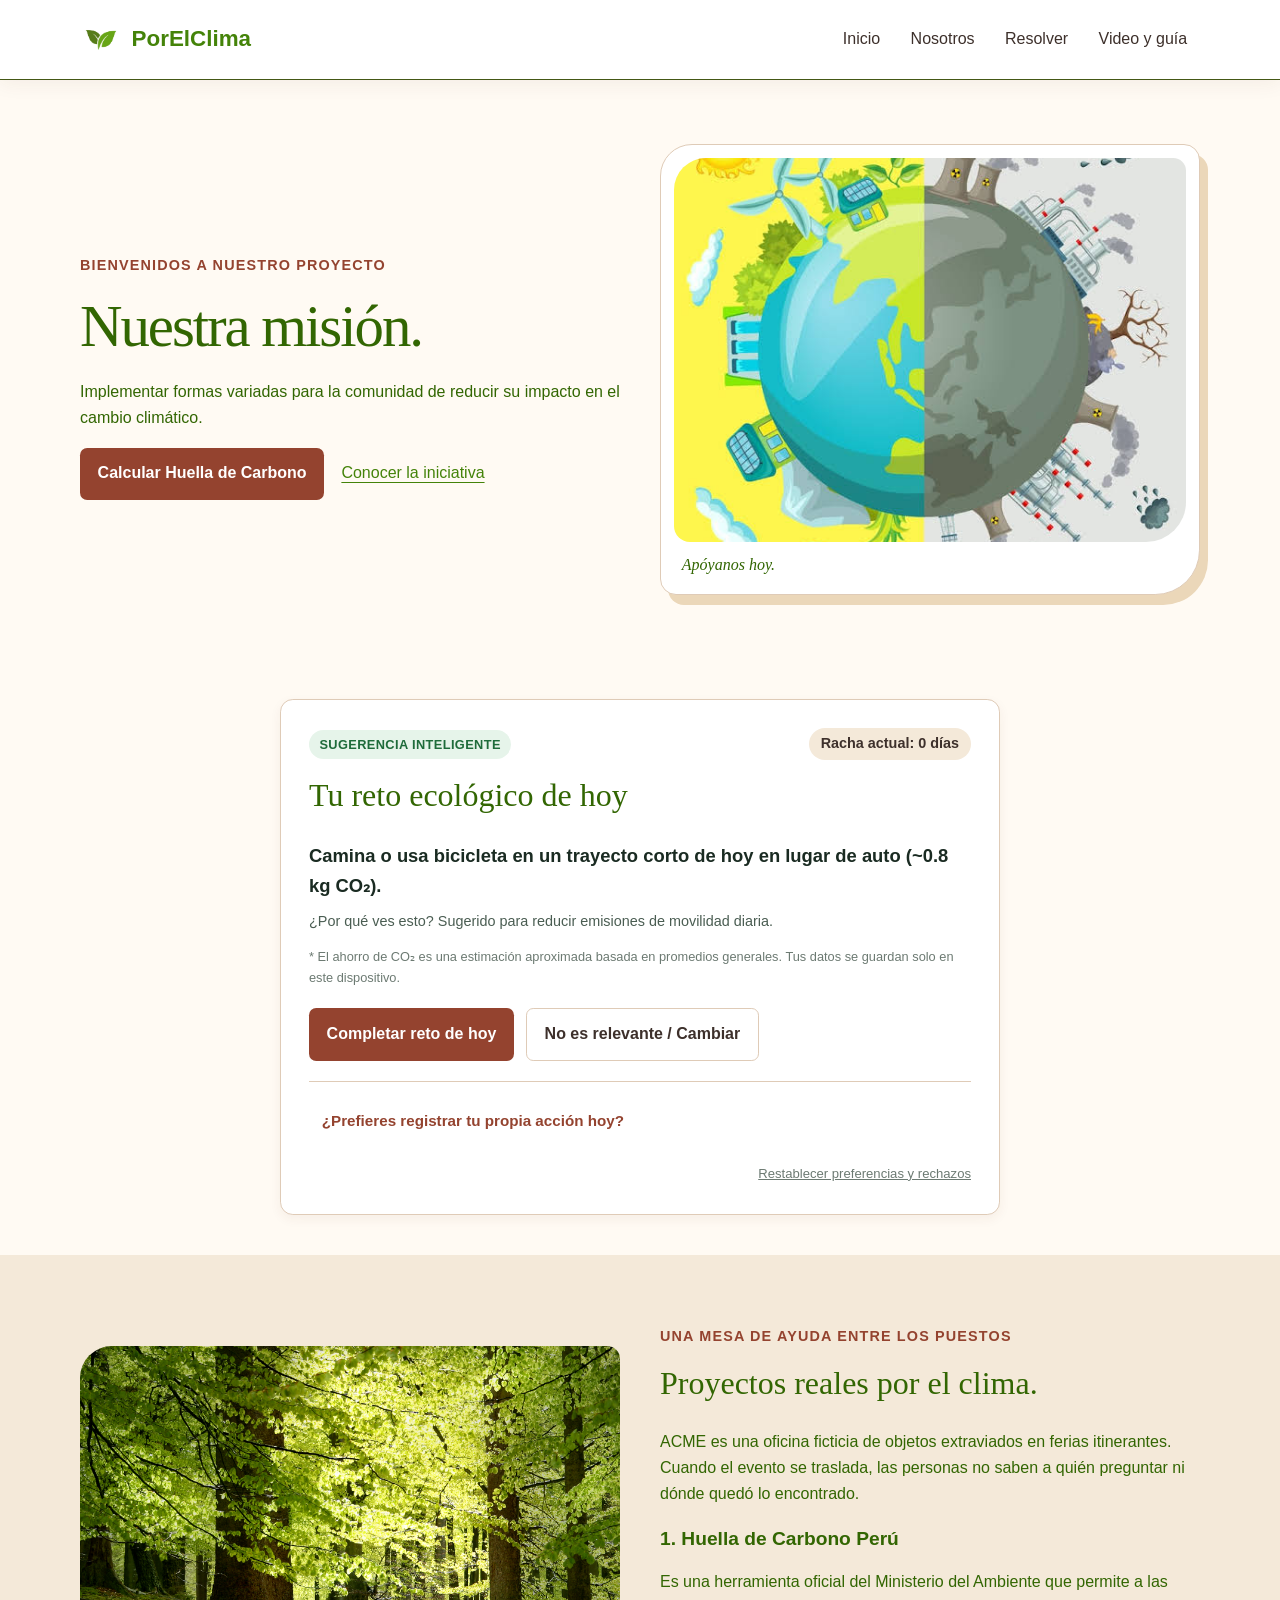
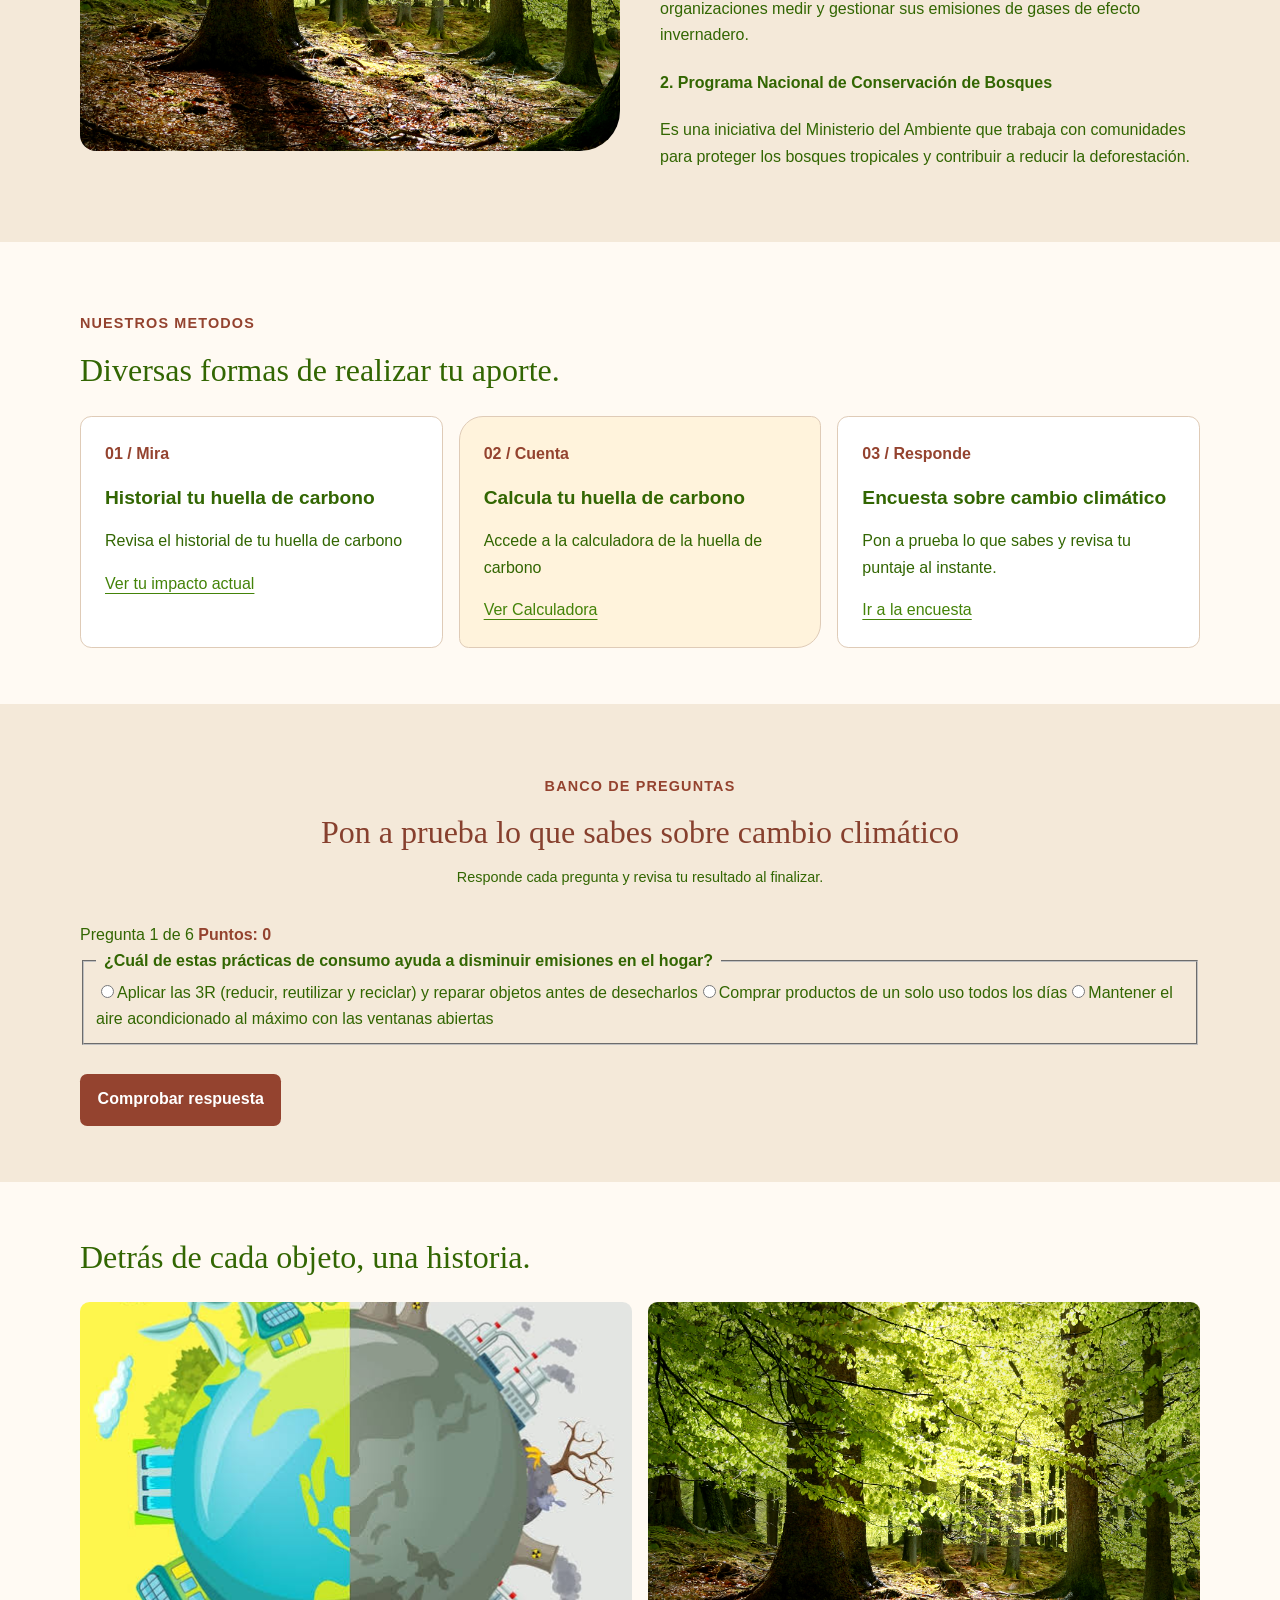
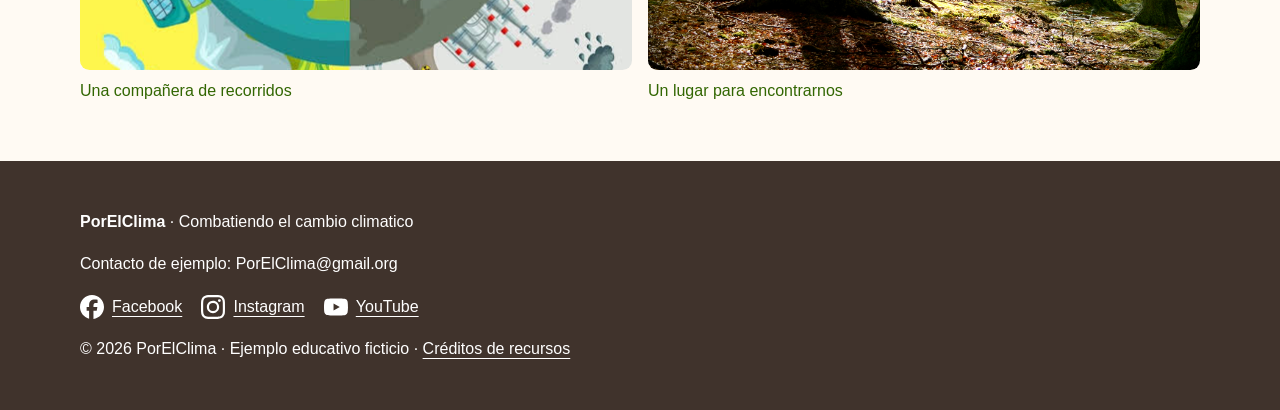
<file: index.html>
<!DOCTYPE html>
<html lang="es">

<head>
  <meta charset="UTF-8">
  <meta name="viewport" content="width=device-width, initial-scale=1.0">
  <title>Inicio | PorElClima</title>
  <link rel="stylesheet" href="css/estilos.css">
<link rel="icon" type="image/jpeg" href="imagenes/logo.jpg">
  
  <!-- Vinculación de los scripts con defer -->
  <script src="js/menu.js" defer></script>
  <script src="js/reto-diario.js" defer></script>
  <script src="js/encuesta.js" defer></script>
</head>

<body>
  <a class="saltar" href="#contenido">Saltar al contenido</a>

  <header class="cabecera">
    <div class="contenedor barra">
      <a class="marca" href="index.html"><img src="imagenes/logo.jpg" alt="" width="42" height="42">PorElClima</a>

      <button id="boton-menu" class="boton-hamburguesa" aria-expanded="false" aria-label="Abrir menú">
        <span class="icono-hamburguesa" aria-hidden="true"></span>
        <span id="texto-menu" class="texto-oculto">Menú</span>
      </button>

      <nav id="navegacion" aria-label="Navegación principal">
        <ul class="menu">
          <li><a href="#inicio">Inicio</a></li>
          <li><a href="#nosotros">Nosotros</a></li>
          <li>
            <details class="desplegable" id="resolver">
              <summary>Resolver</summary>
              <ul class="submenu">
                <li><a href="#servicios">Métodos y Herramientas</a></li>
                <li><a href="#encuesta-clima">Encuesta Climática</a></li>
              </ul>
            </details>
          </li>
          <li><a href="recursos.html">Video y guía</a></li>
        </ul>
      </nav>
    </div>
  </header>

  <main id="contenido">
    <!-- SECCIÓN INICIO -->
    <section id="inicio" class="hero contenedor dos-columnas" aria-labelledby="titulo">
      <div>
        <p class="etiqueta">Bienvenidos a nuestro proyecto</p>
        <h1 id="titulo">Nuestra misión.</h1>
        <p>Implementar formas variadas para la comunidad de reducir su impacto en el cambio climático.</p>

        <a class="boton" href="confirmacion.html">Calcular Huella de Carbono</a>
        <a class="enlace" href="recursos.html">Conocer la iniciativa</a>
      </div>

      <figure class="postal">
        <img class="foto" src="imagenes/images.jfif" alt="Mochila preparada para una salida" width="1000" height="667">
        <figcaption>Apóyanos hoy.</figcaption>
      </figure>
    </section>

    <!-- TU FUNCIÓN: RETO DIARIO INTELIGENTE (HUMAN-AI INTERACTION) -->
    <section id="reto-diario" class="contenedor reto-seccion" aria-labelledby="titulo-reto">
      <div class="reto-tarjeta">
        <div class="reto-cabecera">
          <span class="badge-ia">Sugerencia inteligente</span>
          <span class="racha-contador" id="racha-texto">Racha actual: 0 días</span>
        </div>

        <h2 id="titulo-reto">Tu reto ecológico de hoy</h2>
        <p id="reto-descripcion" class="reto-texto">Cargando recomendación...</p>

        <p id="reto-explicacion" class="reto-meta"></p>
        <p class="reto-aviso">
          * El ahorro de CO₂ es una estimación aproximada basada en promedios generales. Tus datos se guardan solo en este dispositivo.
        </p>

        <div class="reto-acciones" id="reto-acciones">
          <button type="button" id="btn-completar" class="boton">Completar reto de hoy</button>
          <button type="button" id="btn-cambiar" class="boton-secundario">No es relevante / Cambiar</button>
        </div>

        <div id="reto-completado-msg" class="reto-exito" hidden>
          <strong>¡Reto completado hoy!</strong> Vuelve mañana para mantener tu racha.
        </div>

        <details class="reto-manual">
          <summary>¿Prefieres registrar tu propia acción hoy?</summary>
          <div class="reto-manual-contenido">
            <label for="input-manual" class="sr-only">Describe tu acción ecológica</label>
            <input type="text" id="input-manual" placeholder="Ej. Fui al trabajo en bicicleta..." />
            <div class="reto-manual-botones">
              <button type="button" id="btn-voz" class="boton-secundario" title="Dictar acción por voz">
                🎙️ Dictar por voz
              </button>
              <button type="button" id="btn-guardar-manual" class="boton">Confirmar y guardar</button>
            </div>
            <p id="estado-voz" class="reto-meta" aria-live="polite"></p>
          </div>
        </details>

        <div class="reto-pie">
          <button type="button" id="btn-reset-prefs" class="enlace-sutil">Restablecer preferencias y rechazos</button>
        </div>
      </div>
    </section>

    <!-- SECCIÓN NOSOTROS -->
    <section id="nosotros" class="seccion fondo">
      <div class="contenedor dos-columnas">
        <img class="foto" src="imagenes/bosque.jpg" alt="Productos y puestos de una feria" width="1000" height="667"
          loading="lazy">
        <div>
          <p class="etiqueta">Una mesa de ayuda entre los puestos</p>
          <h2>Proyectos reales por el clima.</h2>
          <p>ACME es una oficina ficticia de objetos extraviados en ferias itinerantes. Cuando el evento se traslada,
            las personas no saben a quién preguntar ni dónde quedó lo encontrado.</p>
          <h3>1. Huella de Carbono Perú</h3>
          <p>Es una herramienta oficial del Ministerio del Ambiente que permite a las organizaciones medir y gestionar sus emisiones de gases de efecto invernadero.</p>
          <h4>2. Programa Nacional de Conservación de Bosques</h4>
          <p>Es una iniciativa del Ministerio del Ambiente que trabaja con comunidades para proteger los bosques tropicales y contribuir a reducir la deforestación.</p>
        </div>
      </div>
    </section>

    <!-- SECCIÓN MÉTODOS (CON LAS 3 TARJETAS) -->
    <section id="servicios" class="seccion contenedor">
      <p class="etiqueta">Nuestros Metodos</p>
      <h2>Diversas formas de realizar tu aporte.</h2>
      <div class="tarjetas">
        <article class="tarjeta"><span class="numero">01 / Mira</span>
          <h3>Historial tu huella de carbono</h3>
          <p>Revisa el historial de tu huella de carbono</p>
          <a href="confirmacion.html">Ver tu impacto actual</a>
        </article>
        <article class="tarjeta"><span class="numero">02 / Cuenta</span>
          <h3>Calcula tu huella de carbono</h3>
          <p>Accede a la calculadora de la huella de carbono</p>
          <a href="calcular.html">Ver Calculadora</a>
        </article>
        <article class="tarjeta"><span class="numero">03 / Responde</span>
          <h3>Encuesta sobre cambio climático</h3>
          <p>Pon a prueba lo que sabes y revisa tu puntaje al instante.</p>
          <a href="#encuesta-clima">Ir a la encuesta</a>
        </article>
      </div>
    </section>

    <!-- NUEVA FUNCIÓN DE TU COMPAÑERO: ENCUESTA CLIMÁTICA -->
    <section id="encuesta-clima" class="seccion fondo" aria-labelledby="titulo-encuesta">
      <div class="contenedor">
        <div class="encabezado-seccion">
          <p class="etiqueta">Banco de preguntas</p>
          <h2 id="titulo-encuesta">Pon a prueba lo que sabes sobre cambio climático</h2>
          <p class="nota">Responde cada pregunta y revisa tu resultado al finalizar.</p>
        </div>

        <div class="tarjeta-encuesta" id="contenedor-encuesta">
          <div class="encuesta-progreso">
            <span id="contador-pregunta">Pregunta 1 de 6</span>
            <span id="puntaje-actual" class="numero">Puntos: 0</span>
          </div>

          <form id="form-encuesta">
            <fieldset class="campo-pregunta">
              <legend id="texto-pregunta" class="titulo-pregunta">Cargando pregunta...</legend>
              <div id="opciones-pregunta" class="lista-opciones"></div>
            </fieldset>

            <div id="retroalimentacion" class="retroalimentacion hidden" role="status" aria-live="polite"></div>

            <div class="grupo-botones">
              <button type="submit" id="btn-responder" class="boton">Comprobar respuesta</button>
              <button type="button" id="btn-siguiente-pregunta" class="boton hidden">Siguiente pregunta</button>
            </div>
          </form>

          <div id="resumen-encuesta" class="caja-resultado hidden">
            <h3>Resultado de la encuesta</h3>
            <p id="metrica-puntaje" class="metrica-resultado"></p>
            <p id="mensaje-nivel" class="nota-ods"></p>
            <div class="grupo-botones">
              <button type="button" id="btn-reiniciar-encuesta" class="boton btn-secundario">Volver a intentarlo</button>
            </div>
          </div>
        </div>
      </div>
    </section>

    <!-- SECCIÓN GALERÍA -->
    <section id="galeria" class="seccion">
      <div class="contenedor">
        <h2>Detrás de cada objeto, una historia.</h2>
        <div class="galeria">
          <figure><img src="imagenes/images.jfif" alt="Mochila de referencia para la iniciativa" width="1000"
              height="667" loading="lazy">
            <figcaption>Una compañera de recorridos</figcaption>
          </figure>
          <figure><img src="imagenes/bosque.jpg" alt="Productos expuestos en una feria" width="1000" height="667"
              loading="lazy">
            <figcaption>Un lugar para encontrarnos</figcaption>
          </figure>
        </div>
      </div>
    </section>
  </main>

  <footer class="pie">
    <div class="contenedor">
      <p><strong>PorElClima</strong> · Combatiendo el cambio climatico</p>
      <p>Contacto de ejemplo: PorElClima@gmail.org</p>
      <nav class="redes" aria-label="Redes sociales de referencia">
        <a href="https://www.facebook.com/" target="_blank" rel="noopener noreferrer"><img src="iconos/facebook.svg"
            alt="" width="24" height="24">Facebook</a>
        <a href="https://www.instagram.com/" target="_blank" rel="noopener noreferrer"><img src="iconos/instagram.svg"
            alt="" width="24" height="24">Instagram</a>
        <a href="https://www.youtube.com/" target="_blank" rel="noopener noreferrer"><img src="iconos/youtube.svg"
            alt="" width="24" height="24">YouTube</a>
      </nav>
      <p>© 2026 PorElClima · Ejemplo educativo ficticio · <a href="FUENTES.txt">Créditos de recursos</a></p>
    </div>
  </footer>
</body>

</html>
</file>
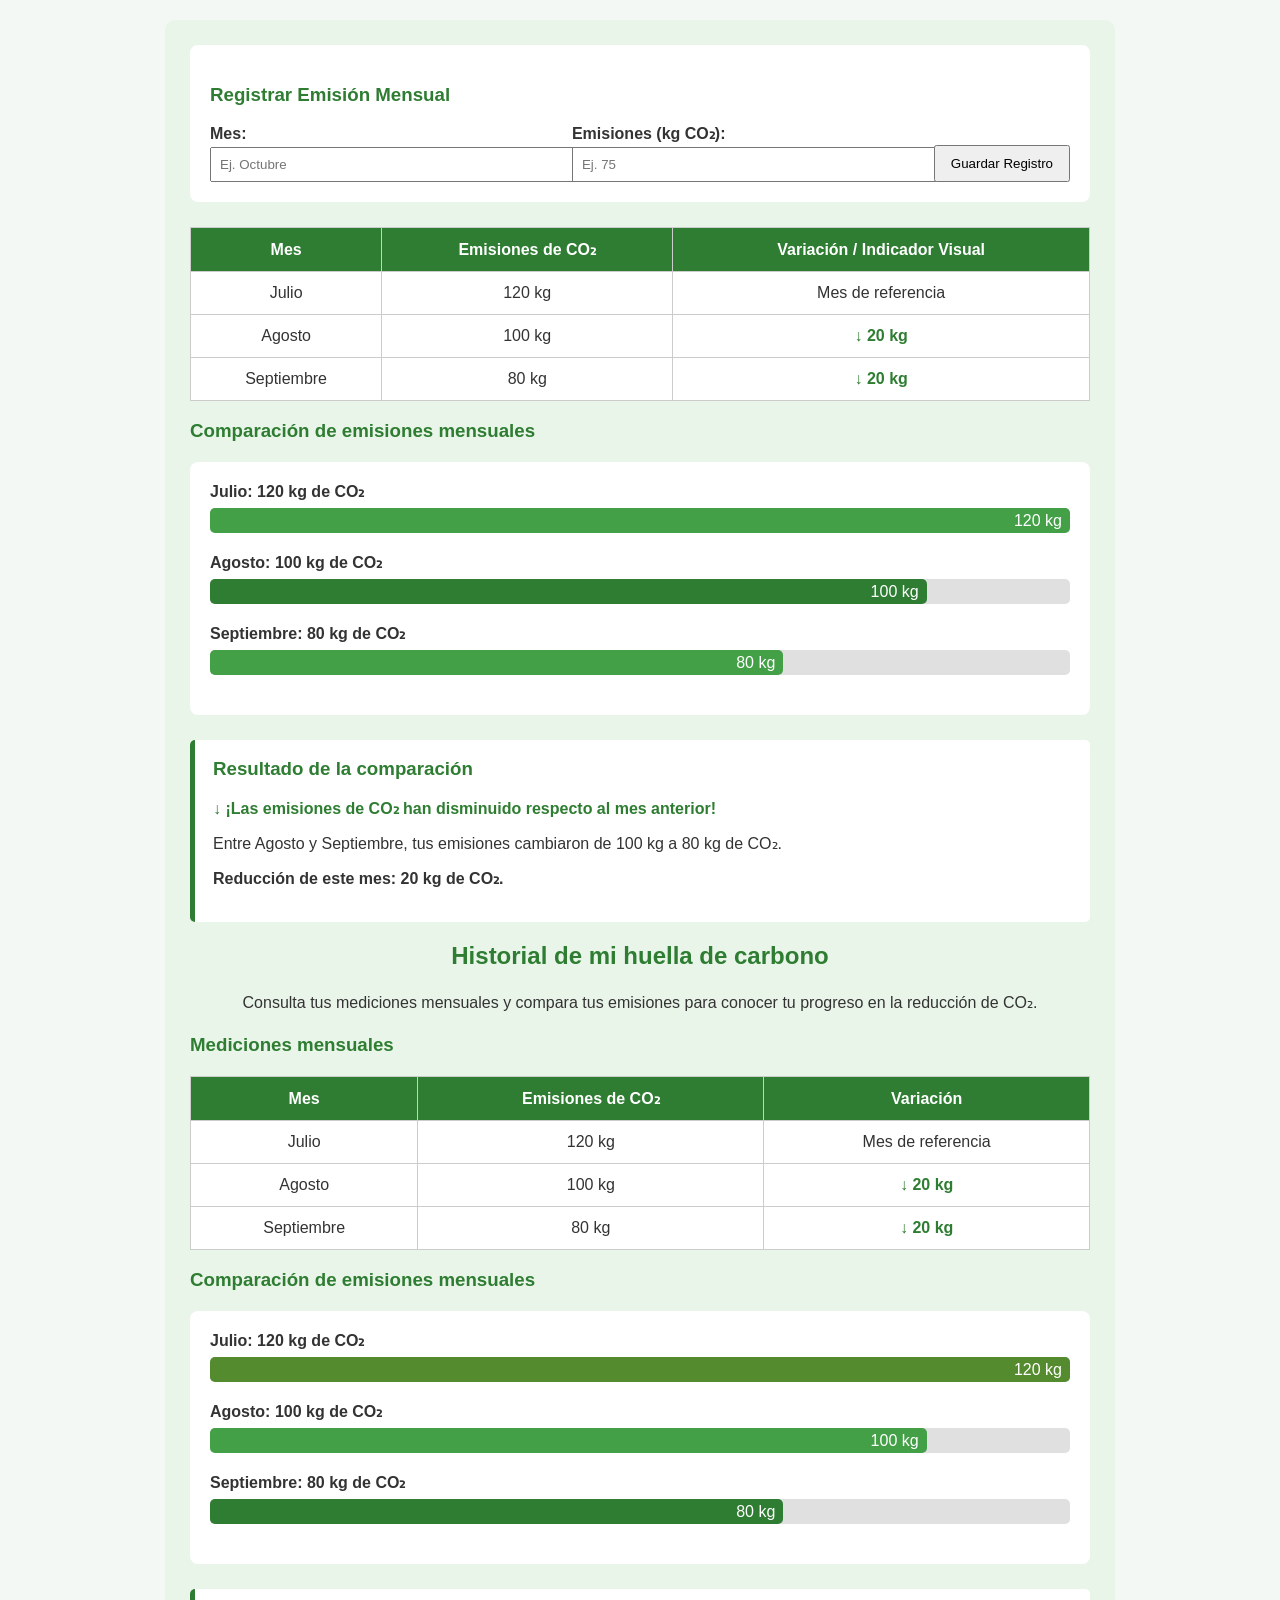
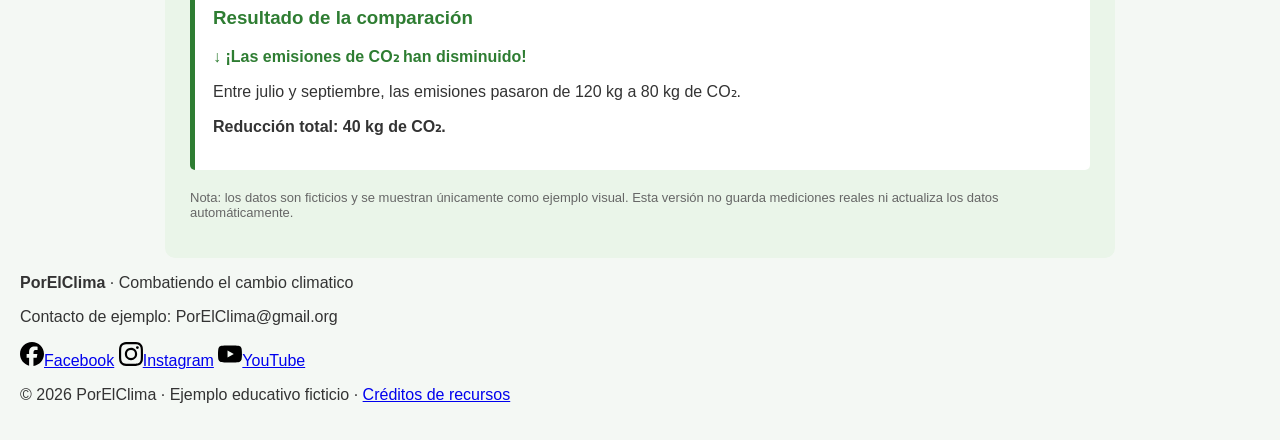
<file: confirmacion.html>
<!DOCTYPE html>
<html lang="es">
<head>
    <meta charset="UTF-8">
    <meta name="viewport" content="width=device-width, initial-scale=1.0">
 
    <title>Historial de huella de carbono</title>
 
    <style>
        /* Diseño general */
        body {
            font-family: Arial, sans-serif;
            margin: 0;
            padding: 20px;
            background-color: #f4f8f4;
            color: #333333;
        }
 
        /* Sección del historial */
        .historial {
            max-width: 900px;
            margin: 0 auto;
            padding: 25px;
            background-color: #eaf5e9;
            border-radius: 10px;
        }
 
        .historial h2 {
            text-align: center;
            color: #2e7d32;
        }
 
        .historial h3 {
            color: #2e7d32;
        }
 
        .descripcion {
            text-align: center;
            line-height: 1.6;
        }
 
        /* Tabla de mediciones */
        table {
            width: 100%;
            border-collapse: collapse;
            margin-top: 20px;
            background-color: white;
        }
 
        th, td {
            border: 1px solid #cccccc;
            padding: 12px;
            text-align: center;
        }
 
        th {
            background-color: #2e7d32;
            color: white;
        }
 
        /* Gráfico de barras */
        .grafico {
            background-color: white;
            padding: 20px;
            border-radius: 8px;
            margin-top: 20px;
        }
 
        .fila-grafico {
            margin-bottom: 20px;
        }
 
        .etiqueta {
            display: block;
            margin-bottom: 7px;
            font-weight: bold;
        }
 
        .barra-fondo {
            width: 100%;
            background-color: #e0e0e0;
            border-radius: 5px;
        }
 
        .barra {
            height: 25px;
            border-radius: 5px;
            text-align: right;
            line-height: 25px;
            color: white;
            padding-right: 8px;
            box-sizing: border-box;
        }
 
        .julio {
            width: 100%;
            background-color: #558b2f;
        }
 
        .agosto {
            width: 83.33%;
            background-color: #43a047;
        }
 
        .septiembre {
            width: 66.67%;
            background-color: #2e7d32;
        }
 
        /* Resultado de la comparación */
        .resultado {
            margin-top: 25px;
            padding: 18px;
            background-color: white;
            border-left: 5px solid #2e7d32;
            border-radius: 5px;
        }
 
        .resultado h3 {
            margin-top: 0;
        }
 
        .disminucion {
            color: #2e7d32;
            font-weight: bold;
        }
 
        .nota {
            margin-top: 20px;
            font-size: 13px;
            color: #666666;
        }
 
        /* Adaptación para celulares */
        @media screen and (max-width: 600px) {
            body {
                padding: 10px;
            }
 
            .historial {
                padding: 15px;
            }
 
            th, td {
                padding: 7px;
                font-size: 12px;
            }
 
            .grafico {
                padding: 12px;
            }
        }
    </style>
</head>
 
<body>
 
    <!-- HU-02: Historial de mediciones -->
 
    <section id="historial" class="historial">
 <div class="formulario-registro" style="background: white; padding: 20px; border-radius: 8px; margin-bottom: 25px;">
  <h3>Registrar Emisión Mensual</h3>
  <form id="form-registro" style="display: flex; gap: 10px; flex-wrap: wrap; align-items: flex-end;">
    <div style="flex: 1; min-width: 140px;">
      <label for="input-mes" style="display: block; font-weight: bold; margin-bottom: 4px;">Mes:</label>
      <input type="text" id="input-mes" placeholder="Ej. Octubre" required style="width: 100%; padding: 8px;">
    </div>
    <div style="flex: 1; min-width: 140px;">
      <label for="input-emision" style="display: block; font-weight: bold; margin-bottom: 4px;">Emisiones (kg CO₂):</label>
      <input type="number" id="input-emision" placeholder="Ej. 75" min="0" required style="width: 100%; padding: 8px;">
    </div>
    <button type="submit" class="boton" style="padding: 9px 15px;">Guardar Registro</button>
  </form>
</div>

<!-- REEMPLAZAR la <table> actual por esta estructura con <tbody> dinámico -->
<table>
  <thead>
    <tr>
      <th>Mes</th>
      <th>Emisiones de CO₂</th>
      <th>Variación / Indicador Visual</th>
    </tr>
  </thead>
  <tbody id="tabla-cuerpo">
    <!-- El JS insertará los registros dinámicamente aquí -->
  </tbody>
</table>

<!-- REEMPLAZAR el contenedor <div class="grafico"> actual por esto: -->
<h3>Comparación de emisiones mensuales</h3>
<div id="contenedor-grafico" class="grafico">
  <!-- El JS insertará las barras dinámicamente aquí -->
</div>

<!-- REEMPLAZAR el contenedor <div class="resultado"> actual por esto: -->
<div id="contenedor-resultado" class="resultado">
  <!-- El JS insertará el resultado del último mes respecto al anterior -->
</div>
        <h2>Historial de mi huella de carbono</h2>
 
        <p class="descripcion">
            Consulta tus mediciones mensuales y compara tus emisiones
            para conocer tu progreso en la reducción de CO₂.
        </p>
 
        <!-- Tabla mensual -->
 
        <h3>Mediciones mensuales</h3>
 
        <table>
            <tr>
                <th>Mes</th>
                <th>Emisiones de CO₂</th>
                <th>Variación</th>
            </tr>
 
            <tr>
                <td>Julio</td>
                <td>120 kg</td>
                <td>Mes de referencia</td>
            </tr>
 
            <tr>
                <td>Agosto</td>
                <td>100 kg</td>
                <td class="disminucion">↓ 20 kg</td>
            </tr>
 
            <tr>
                <td>Septiembre</td>
                <td>80 kg</td>
                <td class="disminucion">↓ 20 kg</td>
            </tr>
        </table>
 
        <!-- Gráfico de barras -->
 
        <h3>Comparación de emisiones mensuales</h3>
 
        <div class="grafico">
 
            <div class="fila-grafico">
                <span class="etiqueta">Julio: 120 kg de CO₂</span>
 
                <div class="barra-fondo">
                    <div class="barra julio">120 kg</div>
                </div>
            </div>
 
            <div class="fila-grafico">
                <span class="etiqueta">Agosto: 100 kg de CO₂</span>
 
                <div class="barra-fondo">
                    <div class="barra agosto">100 kg</div>
                </div>
            </div>
 
            <div class="fila-grafico">
                <span class="etiqueta">Septiembre: 80 kg de CO₂</span>
 
                <div class="barra-fondo">
                    <div class="barra septiembre">80 kg</div>
                </div>
            </div>
 
        </div>
 
        <!-- Resultado -->
 
        <div class="resultado">
 
            <h3>Resultado de la comparación</h3>
 
            <p class="disminucion">
                ↓ ¡Las emisiones de CO₂ han disminuido!
            </p>
 
            <p>
                Entre julio y septiembre, las emisiones pasaron
                de 120 kg a 80 kg de CO₂.
            </p>
 
            <p>
                <strong>Reducción total: 40 kg de CO₂.</strong>
            </p>
 
        </div>
 
        <p class="nota">
            Nota: los datos son ficticios y se muestran únicamente
            como ejemplo visual. Esta versión no guarda mediciones
            reales ni actualiza los datos automáticamente.
        </p>
 
    </section>
 <script src="js/historial.js" defer></script>
   <footer class="pie">
    <div class="contenedor">
      <p><strong>PorElClima</strong> · Combatiendo el cambio climatico</p>
      <p>Contacto de ejemplo: PorElClima@gmail.org</p>
      <nav class="redes" aria-label="Redes sociales de referencia">
        <!-- Son páginas generales de las redes; reemplazar por cuentas del proyecto. -->
        <a href="https://www.facebook.com/" target="_blank" rel="noopener noreferrer"><img src="iconos/facebook.svg"
            alt="" width="24" height="24">Facebook</a>
        <a href="https://www.instagram.com/" target="_blank" rel="noopener noreferrer"><img src="iconos/instagram.svg"
            alt="" width="24" height="24">Instagram</a>
        <a href="https://www.youtube.com/" target="_blank" rel="noopener noreferrer"><img src="iconos/youtube.svg"
            alt="" width="24" height="24">YouTube</a>
      </nav>
      <p>© 2026 PorElClima · Ejemplo educativo ficticio · <a href="FUENTES.txt">Créditos de recursos</a></p>
    </div>
  </footer>
</body>

</html>
</file>
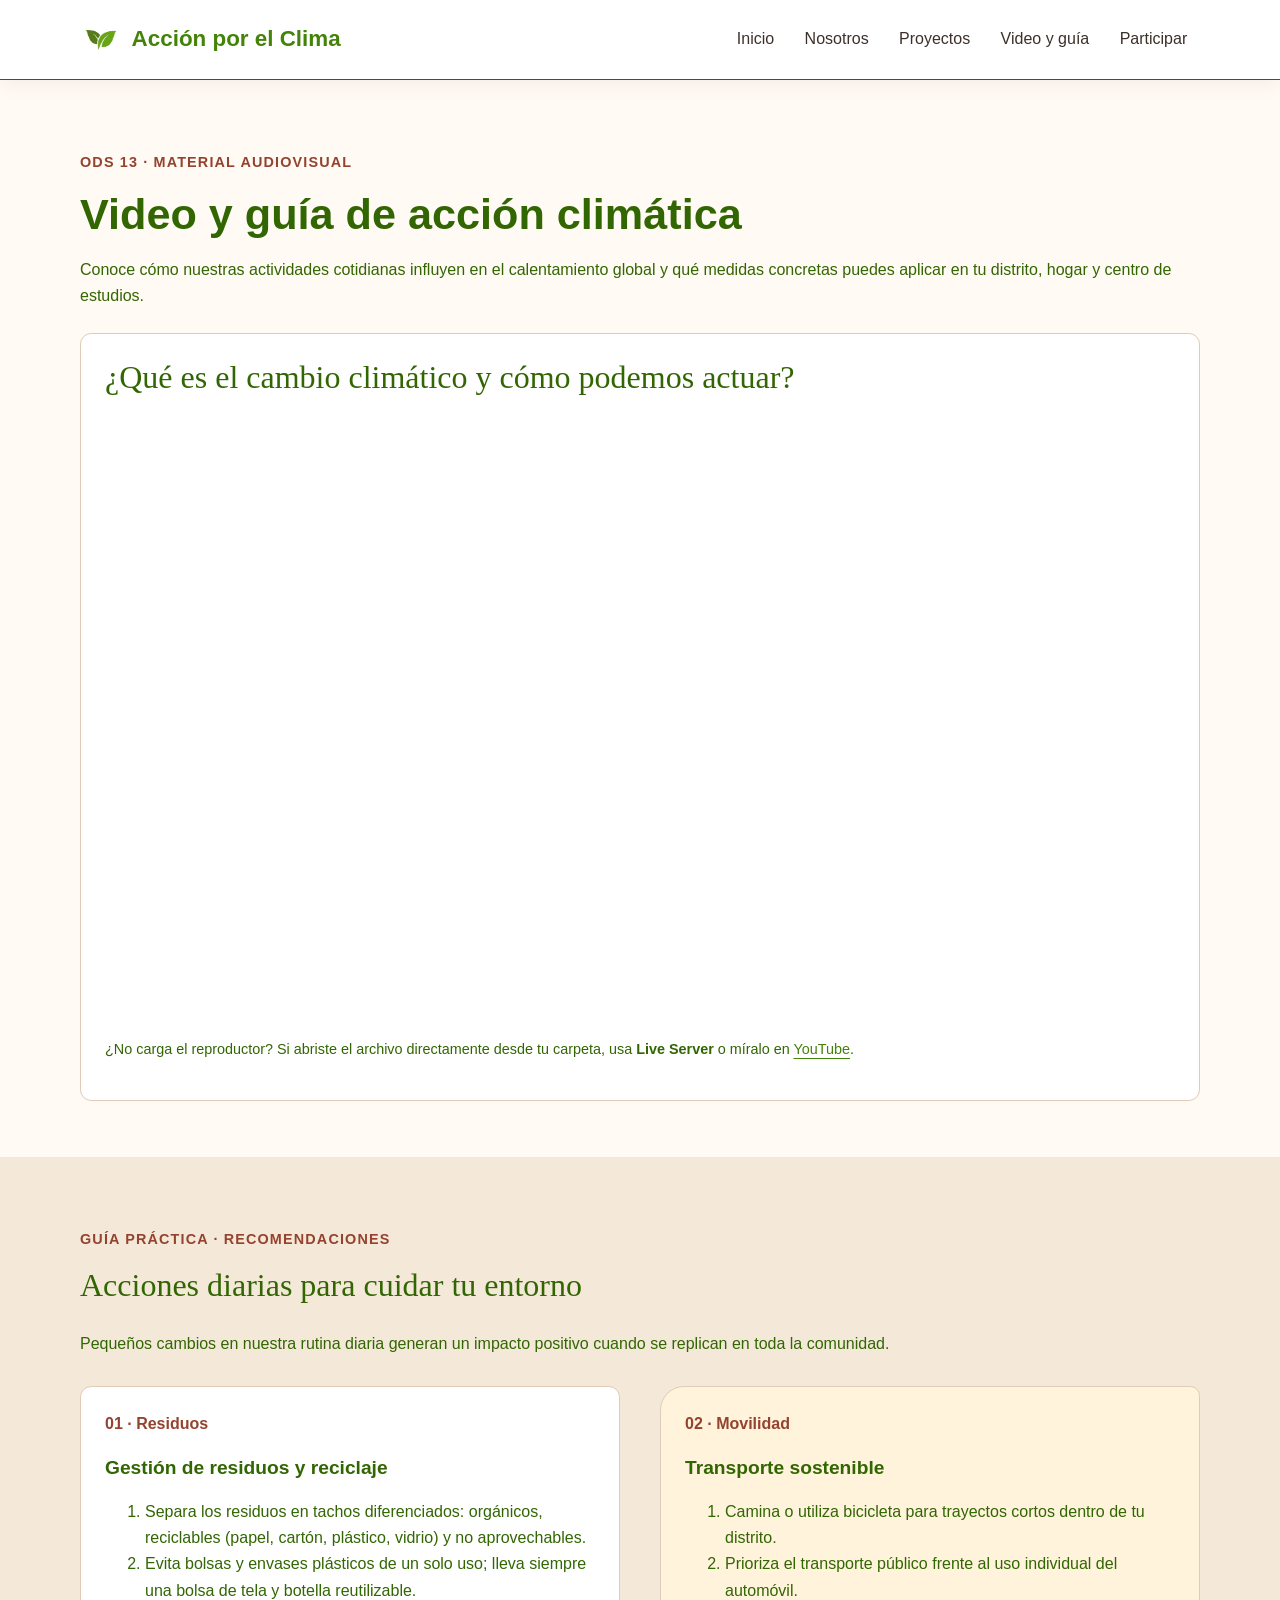
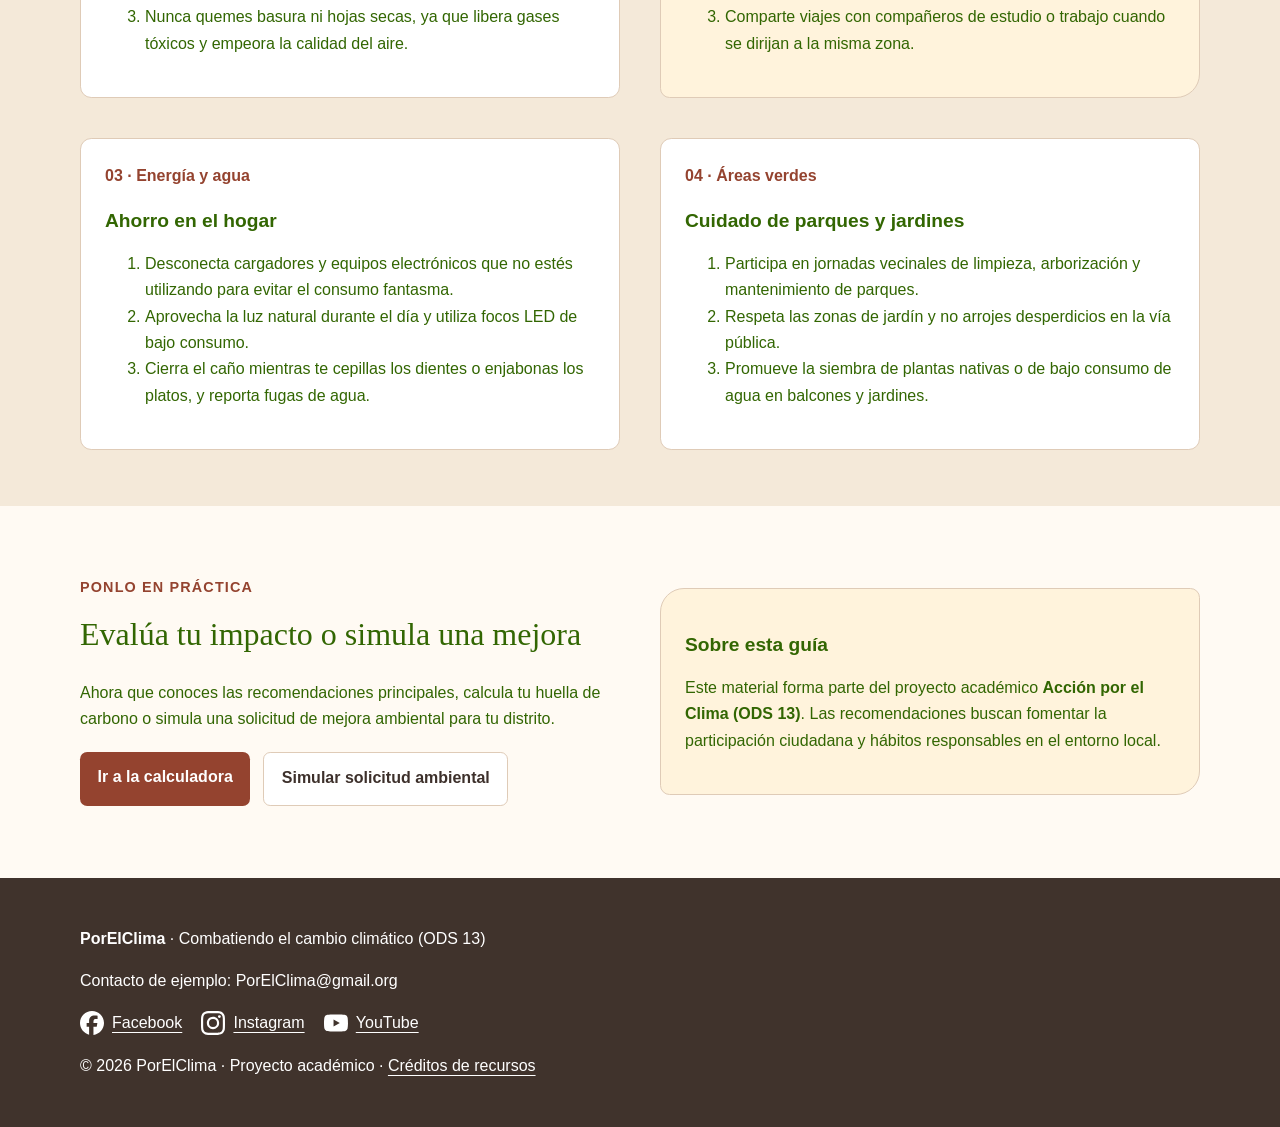
<file: recursos.html>
<!doctype html>
<html lang="es">

<head>
  <meta charset="utf-8">
  <meta name="viewport" content="width=device-width, initial-scale=1">
  <meta name="description"
    content="Video educativo y guía de recomendaciones prácticas para combatir el cambio climático (ODS 13).">
  <title>Acción por el Clima | Video y guía</title>
<link rel="icon" type="image/jpeg" href="imagenes/logo.jpg">
  <link rel="stylesheet" href="css/estilos.css">
</head>

<body>
  <a class="saltar" href="#contenido">Saltar al contenido principal</a>

  <!-- Encabezado con menú hamburguesa compatible con js/menu.js -->
  <header class="cabecera" id="inicio">
    <div class="contenedor barra">
      <a class="marca" href="index.html">
        <img src="imagenes/logo.jpg" alt="Logotipo del proyecto Acción por el Clima" width="42">
        <span>Acción <strong>por el Clima</strong></span>
      </a>

      <button class="boton-hamburguesa" type="button" aria-expanded="false" aria-controls="navegacion">
        <span class="icono-hamburguesa" aria-hidden="true"></span>
        <span>Menú</span>
      </button>

      <nav id="navegacion" aria-label="Menú principal">
        <ul class="menu">
          <li><a href="index.html#inicio">Inicio</a></li>
          <li><a href="index.html#nosotros">Nosotros</a></li>
          <li><a href="index.html#proyectos">Proyectos</a></li>
          <li><a href="recursos.html" aria-current="page">Video y guía</a></li>
          <li>
            <details class="desplegable">
              <summary>Participar</summary>
              <ul class="submenu">
                <li><a href="calcular.html">Calculadora ODS 13</a></li>
                <li><a href="index.html#solicitud">Solicitud ambiental</a></li>
                <li><a href="index.html#contacto">Contáctanos</a></li>
              </ul>
            </details>
          </li>
        </ul>
      </nav>
    </div>
  </header>

  <main id="contenido">
    <!-- Sección 1: Video educativo usando la clase .video de tu CSS -->
    <section class="seccion">
      <div class="contenedor">
        <p class="etiqueta">ODS 13 · Material audiovisual</p>
        <h1>Video y guía de acción climática</h1>
        <p>Conoce cómo nuestras actividades cotidianas influyen en el calentamiento global y qué medidas concretas puedes aplicar en tu distrito, hogar y centro de estudios.</p>

        <div class="tarjeta" style="margin-top: 1.5rem;">
          <h2>¿Qué es el cambio climático y cómo podemos actuar?</h2>
          <iframe
            class="video"
            src="https://www.youtube.com/embed/8q7_aV8eLUE"
            title="Video educativo sobre el cambio climático y acciones sostenibles"
            allow="accelerometer; autoplay; clipboard-write; encrypted-media; gyroscope; picture-in-picture"
            allowfullscreen>
          </iframe>
          <p class="nota" style="margin-top: 0.8rem;">
            ¿No carga el reproductor? Si abriste el archivo directamente desde tu carpeta, usa <strong>Live Server</strong> o míralo en
            <a href="https://www.youtube.com/watch?v=8q7_aV8eLUE" target="_blank" rel="noopener noreferrer">YouTube</a>.
          </p>
        </div>
      </div>
    </section>

    <!-- Sección 2: Guía de recomendaciones usando .dos-columnas y .tarjeta -->
    <section class="seccion fondo" id="guia">
      <div class="contenedor">
        <p class="etiqueta">Guía práctica · Recomendaciones</p>
        <h2>Acciones diarias para cuidar tu entorno</h2>
        <p>Pequeños cambios en nuestra rutina diaria generan un impacto positivo cuando se replican en toda la comunidad.</p>

        <div class="dos-columnas" style="margin-top: 1.8rem; align-items: stretch;">
          <article class="tarjeta">
            <span class="numero">01 · Residuos</span>
            <h3>Gestión de residuos y reciclaje</h3>
            <ol>
              <li>Separa los residuos en tachos diferenciados: orgánicos, reciclables (papel, cartón, plástico, vidrio) y no aprovechables.</li>
              <li>Evita bolsas y envases plásticos de un solo uso; lleva siempre una bolsa de tela y botella reutilizable.</li>
              <li>Nunca quemes basura ni hojas secas, ya que libera gases tóxicos y empeora la calidad del aire.</li>
            </ol>
          </article>

          <article class="tarjeta">
            <span class="numero">02 · Movilidad</span>
            <h3>Transporte sostenible</h3>
            <ol>
              <li>Camina o utiliza bicicleta para trayectos cortos dentro de tu distrito.</li>
              <li>Prioriza el transporte público frente al uso individual del automóvil.</li>
              <li>Comparte viajes con compañeros de estudio o trabajo cuando se dirijan a la misma zona.</li>
            </ol>
          </article>

          <article class="tarjeta">
            <span class="numero">03 · Energía y agua</span>
            <h3>Ahorro en el hogar</h3>
            <ol>
              <li>Desconecta cargadores y equipos electrónicos que no estés utilizando para evitar el consumo fantasma.</li>
              <li>Aprovecha la luz natural durante el día y utiliza focos LED de bajo consumo.</li>
              <li>Cierra el caño mientras te cepillas los dientes o enjabonas los platos, y reporta fugas de agua.</li>
            </ol>
          </article>

          <article class="tarjeta">
            <span class="numero">04 · Áreas verdes</span>
            <h3>Cuidado de parques y jardines</h3>
            <ol>
              <li>Participa en jornadas vecinales de limpieza, arborización y mantenimiento de parques.</li>
              <li>Respeta las zonas de jardín y no arrojes desperdicios en la vía pública.</li>
              <li>Promueve la siembra de plantas nativas o de bajo consumo de agua en balcones y jardines.</li>
            </ol>
          </article>
        </div>
      </div>
    </section>

    <!-- Sección 3: Llamado a la acción hacia calcular.html y solicitud -->
    <section class="seccion">
      <div class="contenedor dos-columnas">
        <div>
          <p class="etiqueta">Ponlo en práctica</p>
          <h2>Evalúa tu impacto o simula una mejora</h2>
          <p>Ahora que conoces las recomendaciones principales, calcula tu huella de carbono o simula una solicitud de mejora ambiental para tu distrito.</p>
          <p style="display: flex; gap: 0.8rem; flex-wrap: wrap; margin-top: 1.2rem;">
            <a class="boton" href="calcular.html">Ir a la calculadora</a>
            <a class="boton btn-secundario" href="index.html#solicitud">Simular solicitud ambiental</a>
          </p>
        </div>
        <div class="tarjeta">
          <h3>Sobre esta guía</h3>
          <p>Este material forma parte del proyecto académico <strong>Acción por el Clima (ODS 13)</strong>. Las recomendaciones buscan fomentar la participación ciudadana y hábitos responsables en el entorno local.</p>
        </div>
      </div>
    </section>
  </main>

  <!-- Pie de página compatible con .pie y .redes de tu CSS -->
  <footer class="pie">
    <div class="contenedor">
      <p><strong>PorElClima</strong> · Combatiendo el cambio climático (ODS 13)</p>
      <p>Contacto de ejemplo: PorElClima@gmail.org</p>
      <nav class="redes" aria-label="Redes sociales de referencia">
        <a href="https://www.facebook.com/" target="_blank" rel="noopener noreferrer">
          <img src="iconos/facebook.svg" alt="" width="24" height="24">Facebook
        </a>
        <a href="https://www.instagram.com/" target="_blank" rel="noopener noreferrer">
          <img src="iconos/instagram.svg" alt="" width="24" height="24">Instagram
        </a>
        <a href="https://www.youtube.com/" target="_blank" rel="noopener noreferrer">
          <img src="iconos/youtube.svg" alt="" width="24" height="24">YouTube
        </a>
      </nav>
      <p>© 2026 PorElClima · Proyecto académico · <a href="FUENTES.txt">Créditos de recursos</a></p>
    </div>
  </footer>

  <script src="js/menu.js"></script>
</body>

</html>
</file>
<file: css/estilos.css>
/* PASO 1. El ancho incluye padding y borde: facilita calcular tamaños. */
* {
  box-sizing: border-box;
}

/* PASO 2. Estilos generales que heredan los textos. */
body {
  margin: 0;
  font-family: Arial, sans-serif;
  color: #326602;
  background: #fffaf3;
  line-height: 1.65;
}

h1,
h2,
h3 {
  line-height: 1.2;
}

h1 {
  font-size: 2.7rem;
  margin: 0 0 1rem;
}

h2 {
  font-size: 2rem;
  margin-top: 0;
}

h3 {
  font-size: 1.2rem;
}

a {
  color: #448309;
  text-underline-offset: 4px;
}

a:focus-visible,
button:focus-visible,
summary:focus-visible,
input:focus-visible,
select:focus-visible {
  outline: 3px solid #68a800;
  outline-offset: 4px;
}


img {
  max-width: 100%;
  height: auto;
  display: block;
}

.reto-seccion {
  margin: 2.5rem auto;
}

.reto-tarjeta {
  background: #ffffff;
  border: 1px solid #d9e4dd;
  border-radius: 12px;
  padding: 1.75rem;
  box-shadow: 0 4px 12px rgba(0, 0, 0, 0.05);
  max-width: 1000px;
  margin: 0 auto;
}

.reto-cabecera {
  display: flex;
  justify-content: space-between;
  align-items: center;
  flex-wrap: wrap;
  gap: 0.5rem;
  margin-bottom: 1rem;
}

.badge-ia {
  background-color: #e6f4ea;
  color: #1e6b3a;
  font-size: 0.8rem;
  font-weight: 700;
  padding: 0.25rem 0.65rem;
  border-radius: 999px;
  text-transform: uppercase;
  letter-spacing: 0.03em;
}

.racha-contador {
  font-weight: 700;
  color: #2c3e50;
  background: #f4f6f5;
  padding: 0.25rem 0.75rem;
  border-radius: 999px;
  font-size: 0.9rem;
}

.reto-texto {
  font-size: 1.15rem;
  font-weight: 600;
  color: #1a2b22;
  margin: 0.5rem 0;
}

.reto-meta {
  font-size: 0.9rem;
  color: #4a5d52;
  margin: 0.4rem 0;
}

.reto-aviso {
  font-size: 0.8rem;
  color: #6c7a72;
  margin-bottom: 1.25rem;
}

.reto-acciones {
  display: flex;
  flex-wrap: wrap;
  gap: 0.75rem;
  margin-bottom: 1rem;
}

.boton-secundario {
  background: transparent;
  color: #1e6b3a;
  border: 1.5px solid #1e6b3a;
  padding: 0.6rem 1.1rem;
  border-radius: 6px;
  cursor: pointer;
  font-weight: 600;
  font-size: 0.95rem;
}

.boton-secundario:hover {
  background: #eef7f1;
}

.reto-exito {
  background: #e6f4ea;
  color: #155724;
  padding: 0.9rem 1rem;
  border-radius: 8px;
  margin-bottom: 1rem;
}

.reto-manual {
  margin-top: 1.25rem;
  border-top: 1px solid #e6ece8;
  padding-top: 1rem;
}

.reto-manual summary {
  cursor: pointer;
  font-weight: 600;
  color: #2c5e3b;
  font-size: 0.95rem;
}

.reto-manual-contenido {
  margin-top: 0.75rem;
  display: flex;
  flex-direction: column;
  gap: 0.65rem;
}

.reto-manual-contenido input[type="text"] {
  padding: 0.65rem;
  border: 1px solid #c5d1c9;
  border-radius: 6px;
  font-size: 0.95rem;
  width: 100%;
  box-sizing: border-box;
}

.reto-manual-botones {
  display: flex;
  flex-wrap: wrap;
  gap: 0.6rem;
}

.reto-pie {
  margin-top: 1rem;
  text-align: right;
}

.enlace-sutil {
  background: none;
  border: none;
  color: #6c7a72;
  text-decoration: underline;
  cursor: pointer;
  font-size: 0.82rem;
  padding: 0;
}

.enlace-sutil:hover {
  color: #1e6b3a;
}

.sr-only {
  position: absolute;
  width: 1px;
  height: 1px;
  overflow: hidden;
  clip: rect(0, 0, 0, 0);
}
.contenedor {
  width: 92%;
  max-width: 1120px;
  margin: 0 auto;
}

.seccion {
  padding: 3.5rem 0;
}

.fondo {
  background: #f4e9d9;
}

.etiqueta {
  font-weight: bold;
  color: #94432f;
  font-size: .9rem;
  text-transform: uppercase;
  letter-spacing: .08em;
}

.nota {
  font-size: .9rem;
}

/* PASO 4. Flexbox alinea logo y navegación. wrap evita desbordamientos. */
.cabecera {
  background: white;
  border-bottom: 1px solid #445815;
}

.barra {
  display: flex;
  align-items: center;
  justify-content: space-between;
  gap: 1rem;
  flex-wrap: wrap;
  padding: 1rem 0;
}

.marca {
  display: flex;
  align-items: center;
  gap: .6rem;
  text-decoration: none;
  font-size: 1.4rem;
  font-weight: bold;
}

.menu {
  display: flex;
  flex-wrap: wrap;
  align-items: center;
  gap: .3rem;
  list-style: none;
  margin: 0;
  padding: 0;
}

.menu a,
summary {
  display: block;
  padding: .65rem .8rem;
  color: #3d302b;
  cursor: pointer;
}

.menu a {
  text-decoration: none;
}

.menu a:hover,
summary:hover {
  background: #f4e1cc;
  border-radius: .4rem;
}

/* El menú acompaña al usuario al bajar por la página.
   sticky conserva su espacio: no hace falta compensar con padding en body.
   top: 0 lo mantiene pegado arriba; z-index evita que las fotos lo tapen. */
.cabecera {
  position: sticky;
  top: 0;
  z-index: 100;
  box-shadow: 0 4px 18px #59362210;
}

/* Dejar espacio al navegar con #id para que el header no tape el título. */
section[id],
main[id] {
  scroll-margin-top: 130px;
}

/* PASO 5. La lista interior es vertical. Solo details controla su apertura. */
.desplegable {
  position: relative;
}

summary {
  list-style: revert;
}

.submenu {
  position: absolute;
  top: 100%;
  left: 0;
  width: 230px;
  padding: .5rem;
  margin: .3rem 0 0;
  list-style: none;
  background: white;
  border: 1px solid #d9bfa6;
  border-radius: .5rem;
  box-shadow: 0 8px 20px #59362220;
  z-index: 10;
}

/* PASO 6. Dos columnas iguales: imagen y texto. minmax evita desborde. */
.dos-columnas {
  display: grid;
  grid-template-columns: repeat(2, minmax(0, 1fr));
  gap: 2.5rem;
  align-items: center;
}

.dos-columnas>* {
  min-width: 0;
}

.hero {
  padding-top: 4rem;
  padding-bottom: 4rem;
}

.foto {
  width: 100%;
  aspect-ratio: 4 / 3;
  object-fit: cover;
  border-radius: 2rem .8rem 2.5rem 1rem;
}

/* PASO 7. Enlaces y botones con apariencia consistente. */
.boton {
  display: inline-block;
  padding: .8rem 1.1rem;
  background: #94432f;
  color: white;
  border: 0;
  border-radius: .45rem;
  font: inherit;
  font-weight: bold;
  text-decoration: none;
  cursor: pointer;
}

.boton:hover {
  background: #71301f;
}

.enlace {
  display: inline-block;
  margin: .8rem;
}

/* PASO 8. Tres tarjetas en escritorio. */
.tarjetas {
  display: grid;
  grid-template-columns: repeat(3, minmax(0, 1fr));
  gap: 1rem;
}

.tarjeta {
  padding: 1.5rem;
  border: 1px solid #dfcbb7;
  border-radius: .7rem;
  background: white;
}

.numero {
  color: #94432f;
  font-weight: bold;
}

.galeria {
  display: grid;
  grid-template-columns: repeat(2, minmax(0, 1fr));
  gap: 1rem;
}

figure {
  margin: 0;
}

.galeria img {
  width: 100%;
  aspect-ratio: 3 / 2;
  object-fit: cover;
  border-radius: .6rem;
}

figcaption {
  padding-top: .5rem;
}

blockquote {
  margin-left: 0;
  font-size: 1.35rem;
}

/* PASO 9. El orientador responde a los radios sin JavaScript. */
.orientador {
  border: 1px solid #c8ab8d;
  border-radius: .6rem;
  padding: 1.5rem;
  min-width: 0;
}
/* Estilos para el control de los pasos */

/* =========================================================
   ESTILOS DE CALCULADORAS Y SIMULADOR (ODS 13)
   ========================================================= */

.seccion-calculadora {
  padding: 1.5rem 0;
}

.encabezado-seccion {
  text-align: center;
  margin-bottom: 2rem;
}

.encabezado-seccion h2 {
  font-family: Georgia, serif;
  color: #87402e;
  margin-bottom: 0.5rem;
}

.linea-divisora-seccion {
  border: 0;
  height: 1px;
  background: #dfcbb7;
  margin: 3rem 0;
}

/* CARDS DE LA CALCULADORA POR PASOS */
.tarjeta-calculadora {
  background-color: #fff;
  border: 1px solid #dfcbb7;
  border-radius: 0.8rem;
  padding: 2rem;
  max-width: 650px;
  margin: 0 auto;
  box-shadow: 0 4px 12px rgba(95, 54, 34, 0.08);
}

.indicador-paso {
  font-weight: bold;
  color: #87402e;
  margin-bottom: 1.5rem;
  font-size: 1.1rem;
}

.paso-form {
  display: none;
}

.paso-form.activo {
  display: block;
}

.campo-select {
  width: 100%;
  padding: 0.65rem;
  font-size: 1rem;
  border: 1px solid #dfcbb7;
  border-radius: 0.45rem;
  background-color: white;
  color: #3d302b;
  font-family: inherit;
  margin-bottom: 1rem;
}

.grupo-botones {
  margin-top: 1.8rem;
  display: flex;
  gap: 1rem;
}

.btn-secundario {
  background-color: white;
  color: #3d302b;
  border: 1px solid #dfcbb7;
}

.btn-secundario:hover {
  background-color: #f4e1cc;
}

.caja-resultado {
  margin-top: 2rem;
  padding: 1.5rem;
  background-color: #fffaf3;
  border: 1px solid #dfcbb7;
  border-left: 5px solid #87402e;
  border-radius: 0.45rem;
  text-align: center;
}

.metrica-resultado {
  font-size: 1.6rem;
  font-weight: bold;
  color: #87402e;
  margin: 0.8rem 0;
}

.nota-ods {
  font-size: 0.95rem;
  color: #3d302b;
}

/* LAYOUT EN GRID Y SIMULADOR CON BARRAS */
.contenedor-grid {
  display: grid;
  grid-template-columns: 1fr 1fr;
  gap: 2rem;
}

@media (max-width: 768px) {
  .contenedor-grid {
    grid-template-columns: 1fr;
  }
}

.tarjeta-box {
  background: #ffffff;
  border-radius: 0.8rem;
  padding: 1.8rem;
  border: 1px solid #dfcbb7;
  box-shadow: 0 4px 12px rgba(95, 54, 34, 0.05);
  display: flex;
  flex-direction: column;
}

.titulo-seccion {
  font-size: 1.3rem;
  color: #3d302b;
  font-family: Georgia, serif;
}

.linea-divisora {
  border: none;
  height: 1px;
  background-color: #dfcbb7;
  margin: 0.8rem 0 1.2rem 0;
}

.grupo-input {
  margin-bottom: 1rem;
}

.grupo-input label {
  display: block;
  font-size: 0.9rem;
  color: #3d302b;
  font-weight: bold;
  margin-bottom: 0.3rem;
}

.grupo-input input {
  width: 100%;
  padding: 0.65rem 0.8rem;
  border: 1px solid #8b7465;
  border-radius: 0.4rem;
  font-size: 1rem;
  color: #87402e;
  font-weight: bold;
}

.fila-total {
  display: flex;
  justify-content: space-between;
  align-items: center;
  font-size: 1rem;
  color: #3d302b;
  margin-bottom: 1rem;
}

.acciones-form {
  display: flex;
  flex-direction: column;
  gap: 0.6rem;
}

/* BARRAS Y SEGMENTOS */
.subtitulo-grafica {
  font-size: 0.75rem;
  font-weight: bold;
  color: #94432f;
  margin-bottom: 0.6rem;
  display: block;
}

.barra-segmentada-container {
  width: 100%;
  height: 28px;
  background-color: #e0e0e0;
  border-radius: 8px;
  display: flex;
  overflow: hidden;
  margin-bottom: 1.5rem;
}

.segmento {
  height: 100%;
  transition: width 0.4s ease;
}

.seg-morado  { background-color: #94432f; }
.seg-verde   { background-color: #448309; }
.seg-naranja { background-color: #d97706; }
.seg-rosado  { background-color: #c2410c; }

.leyenda-lista {
  list-style: none;
  display: flex;
  flex-direction: column;
  gap: 0.8rem;
}

.leyenda-lista li {
  display: flex;
  justify-content: space-between;
  align-items: center;
  font-size: 0.95rem;
}

.leyenda-left {
  display: flex;
  align-items: center;
  gap: 0.6rem;
}

.dot {
  width: 12px;
  height: 12px;
  border-radius: 50%;
  display: inline-block;
}

.dot-morado  { background-color: #94432f; }
.dot-verde   { background-color: #448309; }
.dot-naranja { background-color: #d97706; }
.dot-rosado  { background-color: #c2410c; }

/* MODAL DE LOCALSTORAGE */
.hidden {
  display: none !important;
}

.modal {
  position: fixed;
  top: 0;
  left: 0;
  width: 100%;
  height: 100%;
  background-color: rgba(0, 0, 0, 0.5);
  display: flex;
  justify-content: center;
  align-items: center;
  z-index: 1000;
}

.modal-contenido {
  background: white;
  padding: 2rem;
  border-radius: 0.8rem;
  width: 90%;
  max-width: 480px;
  position: relative;
  border: 1px solid #dfcbb7;
}

.btn-cerrar {
  position: absolute;
  top: 15px;
  right: 20px;
  font-size: 1.5rem;
  cursor: pointer;
  color: #888;
}

.modal-subtext {
  font-size: 0.85rem;
  color: #666;
  margin-bottom: 1rem;
}
legend {
  font-weight: bold;
  padding: 0 .5rem;
}

.orientador>label {
  display: inline-block;
  margin: .4rem 1rem .4rem 0;
  padding: .4rem;
  cursor: pointer;
}

.orientador>input:checked+label {
  background: #a72504;
  color: white;
  border-radius: .3rem;
}

.resultados {
  background: white;
  padding: 1.5rem;
  border-radius: .5rem;
  margin-top: 1rem;
}

/* Primero ocultamos los tres paneles. */
.respuesta {
  display: none;
}

/* ~ busca un hermano posterior. :checked identifica la opción marcada. */
#mochila:checked~.resultados .mochila,
#libreta:checked~.resultados .libreta,
#abrigo:checked~.resultados .abrigo {
  display: block;
}

/* PASO 10. Cada campo ocupa una fila del formulario. */
.formulario {
  display: grid;
  gap: .6rem;
  background: white;
  border: 1px solid #dfcbb7;
  padding: 1.5rem;
  border-radius: .7rem;
}

.formulario>label {
  font-weight: bold;
}
/* ==========================================
   ESTILOS PARA EL MENÚ HAMBURGUESA
   ========================================== */

/* En pantallas grandes (escritorio), el botón hamburguesa permanece oculto */
.boton-hamburguesa {
  display: none;
}

/* Reglas exclusivamente para celulares (pantallas hasta 600px) */
@media (max-width: 600px) {
  /* Estilos del botón hamburguesa */
  .boton-hamburguesa {
    display: flex;
    align-items: center;
    gap: .5rem;
    padding: .5rem .8rem;
    background: #94432f;
    color: white;
    border: none;
    border-radius: .4rem;
    font-size: 1rem;
    font-weight: bold;
    cursor: pointer;
  }

  .boton-hamburguesa:hover {
    background: #71301f;
  }

  /* Dibujo del icono de tres líneas (hamburguesa) con CSS puro */
  .icono-hamburguesa {
    display: inline-block;
    width: 20px;
    height: 2px;
    background: white;
    position: relative;
  }

  .icono-hamburguesa::before,
  .icono-hamburguesa::after {
    content: '';
    position: absolute;
    left: 0;
    width: 100%;
    height: 2px;
    background: white;
  }

  .icono-hamburguesa::before { top: -6px; }
  .icono-hamburguesa::after { top: 6px; }

  /* Desplegable del menú de navegación en móvil */
  #navegacion[hidden] {
    display: none !important;
  }

  #navegacion {
    width: 100%;
    background: white;
    border: 1px solid #dfcbb7;
    border-radius: .5rem;
    padding: .5rem;
    margin-top: .5rem;
  }

  .menu {
    flex-direction: column;
    align-items: stretch;
  }

  .menu a,
  summary {
    padding: .8rem;
    border-bottom: 1px solid #f4e9d9;
  }
}
input[type="text"],
input[type="email"],
select,
textarea {
  width: 100%;
  min-width: 0;
  font: inherit;
  padding: .7rem;
  border: 1px solid #8b7465;
  border-radius: .3rem;
  background: white;
  color: #3d302b;
}

input[type="radio"],
input[type="checkbox"] {
  accent-color: #94432f;
}

/* PASO 11. La proporción del video se conserva a cualquier ancho. */
.video {
  width: 100%;
  aspect-ratio: 16 / 9;
  border: 0;
  display: block;
}

.confirmacion {
  max-width: 760px;
  margin: 0 auto;
}

.pie {
  background: #40332c;
  color: white;
  padding: 2rem 0;
}

.pie a {
  color: white;
}

.redes {
  display: flex;
  flex-wrap: wrap;
  gap: 1.2rem;
}

.redes a {
  display: inline-flex;
  align-items: center;
  gap: .5rem;
}

.redes img {
  filter: invert(1);
}

.saltar {
  position: absolute;
  left: -9999px;
}

.saltar:focus {
  left: 1rem;
  top: 1rem;
  padding: 1rem;
  background: white;
  z-index: 20;
}

/* PASO 12. TABLET: estas reglas se aplican a 900 px o menos. */
@media (max-width: 900px) {
  .barra {
    gap: .4rem;
  }

  .tarjetas {
    grid-template-columns: repeat(2, minmax(0, 1fr));
  }

  h1 {
    font-size: 2.2rem;
  }
}

/* PASO 13. CELULAR: cambiamos columnas por una sola columna. */
@media (max-width: 600px) {
  h1 {
    font-size: 1.9rem;
  }

  h2 {
    font-size: 1.6rem;
  }

  .dos-columnas,
  .tarjetas,
  .galeria {
    grid-template-columns: 1fr;
  }

  .dos-columnas {
    gap: 1.5rem;
  }

  .hero,
  .seccion {
    padding-top: 2.2rem;
    padding-bottom: 2.2rem;
  }

  .barra nav {
    width: 100%;
  }

  .menu {
    flex-direction: row;
    flex-wrap: wrap;
    gap: 0;
  }

  .menu a,
  summary {
    padding: .45rem .55rem;
    font-size: .95rem;
  }

  /* Conserva el desplegable vertical bajo Resolver y dentro de la pantalla. */
  .submenu {
    left: auto;
    right: 0;
    width: 205px;
    max-width: 85vw;
    max-height: 55vh;
    overflow-y: auto;
  }

  section[id],
  main[id] {
    scroll-margin-top: 190px;
  }

  .enlace {
    margin-left: 0;
  }

  .formulario,
  .orientador,
  .resultados {
    padding: 1rem;
  }
}
.aumento {
    color: #d32f2f; /* Rojo para alertar aumento de CO₂ */
    font-weight: bold;
}

.disminucion {
    color: #2e7d32; /* Verde para felicitaciones por reducción de CO₂ */
    font-weight: bold;
}

.neutro {
    color: #555555;
    font-weight: bold;
}

.badge-indicador {
    display: inline-block;
    padding: 4px 8px;
    border-radius: 4px;
    font-size: 0.9em;
}

.badge-aumento {
    background-color: #ffebee;
    color: #c62828;
    border: 1px solid #ef9a9a;
}

.badge-disminucion {
    background-color: #e8f5e9;
    color: #2e7d32;
    border: 1px solid #a5d6a7;
}
/* Detalles cálidos: fondo de papel, acento terracota y bordes suaves. */
.postal {
  background: #fff;
  padding: .8rem;
  border: 1px solid #dfcbb7;
  border-radius: 2rem 1rem 2.8rem 1rem;
  box-shadow: 8px 10px 0 #ebd7b9;
}

.postal figcaption {
  padding: .6rem .5rem .2rem;
  font-family: Georgia, serif;
  font-style: italic;
}

.hero h1 {
  font-family: Georgia, serif;
  font-weight: normal;
  font-size: clamp(2.2rem, 4.6vw, 3.8rem);
  letter-spacing: -.035em;
}

h2 {
  font-family: Georgia, serif;
  font-weight: normal;
}

.tarjeta:nth-child(2) {
  background: #fff3dc;
  border-radius: 1.5rem .6rem 1.5rem .6rem;
}

blockquote {
  font-family: Georgia, serif;
  font-style: italic;
  max-width: 780px;
}

textarea {
  resize: vertical;
}

@media (max-width: 600px) {
  .barra {
    padding: .6rem 0;
  }

  .marca {
    font-size: 1.2rem;
  }

  .marca img {
    width: 30px;
  }
}
/* =========================================================
   SECCIÓN RETO DIARIO (HUMAN-AI INTERACTION)
   ========================================================= */
.reto-seccion {
  margin: 2.5rem auto;
}

.reto-tarjeta {
  background: #ffffff;
  border: 1px solid #dfcbb7;
  border-radius: 0.8rem;
  padding: 1.75rem;
  box-shadow: 0 4px 12px rgba(95, 54, 34, 0.06);
  max-width: 720px;
  margin: 0 auto;
}

.reto-cabecera {
  display: flex;
  justify-content: space-between;
  align-items: center;
  flex-wrap: wrap;
  gap: 0.5rem;
  margin-bottom: 1rem;
}

.badge-ia {
  background-color: #e6f4ea;
  color: #1e6b3a;
  font-size: 0.8rem;
  font-weight: 700;
  padding: 0.25rem 0.65rem;
  border-radius: 999px;
  text-transform: uppercase;
  letter-spacing: 0.03em;
}

.racha-contador {
  font-weight: 700;
  color: #3d302b;
  background: #f4e9d9;
  padding: 0.25rem 0.75rem;
  border-radius: 999px;
  font-size: 0.9rem;
}

.reto-texto {
  font-size: 1.15rem;
  font-weight: 600;
  color: #1a2b22;
  margin: 0.5rem 0;
}

.reto-meta {
  font-size: 0.9rem;
  color: #4a5d52;
  margin: 0.4rem 0;
}

.reto-aviso {
  font-size: 0.8rem;
  color: #6c7a72;
  margin-bottom: 1.25rem;
}

.reto-acciones {
  display: flex;
  flex-wrap: wrap;
  gap: 0.75rem;
  margin-bottom: 1rem;
}

.boton-secundario {
  background: white;
  color: #3d302b;
  border: 1px solid #dfcbb7;
  padding: 0.75rem 1.1rem;
  border-radius: 0.45rem;
  cursor: pointer;
  font: inherit;
  font-weight: bold;
}

.boton-secundario:hover {
  background: #f4e1cc;
}

.reto-exito {
  background: #f3f9ee;
  color: #2e7d32;
  border-left: 5px solid #448309;
  padding: 0.9rem 1rem;
  border-radius: 0.45rem;
  margin-bottom: 1rem;
}

.reto-manual {
  margin-top: 1.25rem;
  border-top: 1px solid #dfcbb7;
  padding-top: 1rem;
}

.reto-manual summary {
  cursor: pointer;
  font-weight: 600;
  color: #94432f;
  font-size: 0.95rem;
}

.reto-manual-contenido {
  margin-top: 0.75rem;
  display: flex;
  flex-direction: column;
  gap: 0.65rem;
}

.reto-manual-botones {
  display: flex;
  flex-wrap: wrap;
  gap: 0.6rem;
}

.reto-pie {
  margin-top: 1rem;
  text-align: right;
}

.enlace-sutil {
  background: none;
  border: none;
  color: #6c7a72;
  text-decoration: underline;
  cursor: pointer;
  font-size: 0.82rem;
  padding: 0;
}

.enlace-sutil:hover {
  color: #94432f;
}

.sr-only {
  position: absolute;
  width: 1px;
  height: 1px;
  overflow: hidden;
  clip: rect(0, 0, 0, 0);
}
</file>
